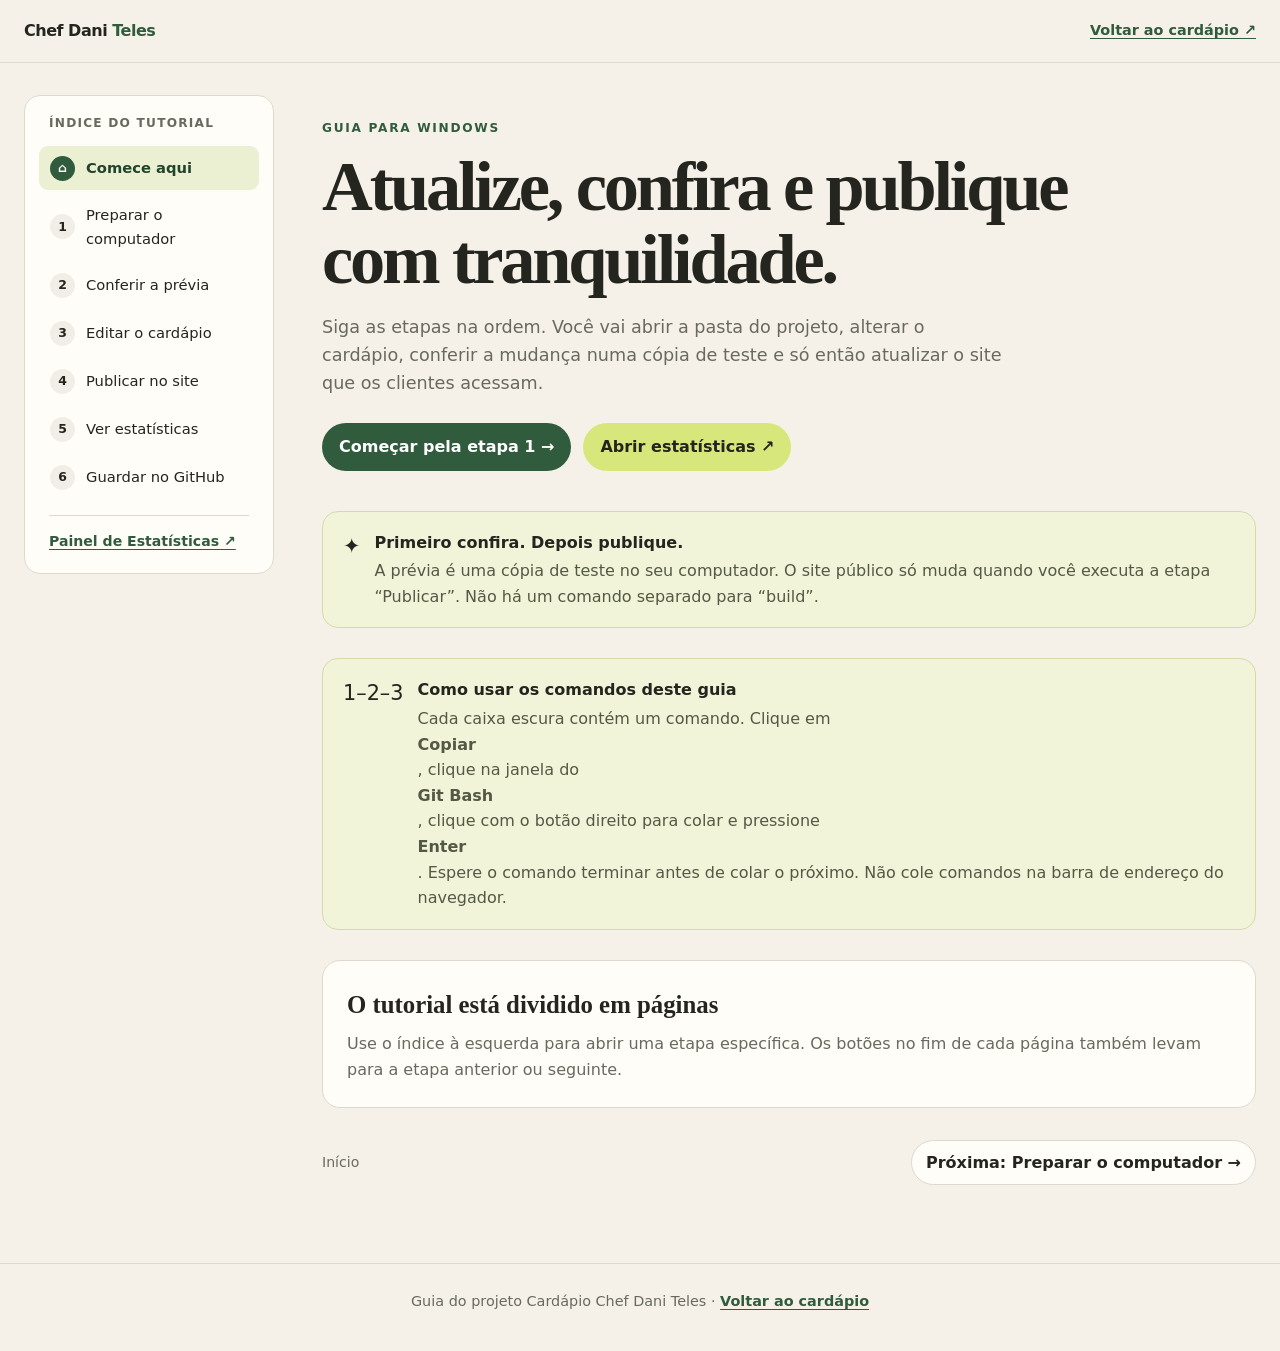
<file: public/tutorial.html>
<!doctype html>
<html lang="pt-BR">
<head>
  <meta charset="utf-8">
  <meta name="viewport" content="width=device-width, initial-scale=1">
  <meta name="theme-color" content="#f5f1e8">
  <meta name="description" content="Guia para Windows: atualizar, conferir e publicar o cardápio Chef Dani Teles.">
  <title>Como atualizar o cardápio no Windows · Chef Dani Teles</title>
  <style>
    :root {
      color-scheme: light;
      --ink: #25251f;
      --muted: #69695f;
      --paper: #f5f1e8;
      --card: #fffdf8;
      --line: #ded9cc;
      --green: #315b3d;
      --green-dark: #23432d;
      --lime: #d8e77b;
      --gold: #e6b94f;
      --code: #20251f;
      font-family: Inter, ui-sans-serif, system-ui, -apple-system, BlinkMacSystemFont, "Segoe UI", sans-serif;
    }
    * { box-sizing: border-box; }
    html { scroll-behavior: smooth; }
    body { margin: 0; background: var(--paper); color: var(--ink); line-height: 1.6; }
    a { color: var(--green); text-underline-offset: .2em; }
    a:hover { color: var(--green-dark); }
    .topbar { padding: 18px max(24px, calc((100% - 1360px) / 2)); border-bottom: 1px solid var(--line); display:flex; align-items:center; justify-content:space-between; gap:18px; }
    .brand { font-weight: 800; letter-spacing: -.03em; color: var(--ink); text-decoration:none; }
    .brand span { color: var(--green); }
    .toplink { font-size:.9rem; font-weight:700; }
    main { width:min(100% - 48px, 1360px); margin:0 auto; padding:32px 0 64px; }
    .guide-layout { display:grid; grid-template-columns:250px minmax(0, 1fr); gap:48px; align-items:start; }
    .sidebar { position:sticky; top:24px; padding:18px 14px; border:1px solid var(--line); border-radius:16px; background:var(--card); }
    .sidebar-title { margin:0 10px 13px; color:var(--muted); font-size:.76rem; font-weight:850; letter-spacing:.1em; text-transform:uppercase; }
    .contents { display:grid; gap:4px; }
    .contents a { display:flex; align-items:center; gap:11px; min-height:44px; padding:9px 11px; border:0; border-radius:9px; color:var(--ink); font-size:.92rem; text-decoration:none; }
    .contents a:hover { background:#f2f0e9; }
    .contents a[aria-current="page"] { background:#eaf0d1; color:var(--green-dark); font-weight:800; }
    .nav-number { display:inline-flex; flex:0 0 25px; width:25px; height:25px; align-items:center; justify-content:center; border-radius:50%; background:#f0eee6; font-size:.78rem; font-weight:800; }
    .contents a[aria-current="page"] .nav-number { background:var(--green); color:white; }
    .sidebar-link { display:block; margin:16px 10px 2px; padding-top:14px; border-top:1px solid var(--line); font-size:.88rem; font-weight:750; }
    .guide-content { min-width:0; max-width:1000px; }
    .guide-page[hidden] { display:none; }
    .hero { padding:24px 0 28px; }
    .eyebrow { color:var(--green); text-transform:uppercase; letter-spacing:.14em; font-size:.76rem; font-weight:800; }
    h1 { max-width:800px; margin:12px 0 16px; font-family:Georgia, "Times New Roman", serif; font-size:clamp(2.4rem, 6vw, 4.4rem); letter-spacing:-.045em; line-height:1.03; }
    .intro { max-width:680px; color:var(--muted); font-size:1.1rem; }
    .hero-actions { display:flex; flex-wrap:wrap; gap:12px; margin-top:26px; }
    .button { display:inline-flex; align-items:center; justify-content:center; padding:11px 17px; border-radius:999px; background:var(--green); color:white; text-decoration:none; font-weight:750; }
    .button:hover { background:var(--green-dark); color:white; }
    .button.secondary { background:var(--lime); color:var(--ink); }
    .notice { display:grid; grid-template-columns:auto 1fr; gap:14px; align-items:start; padding:18px 20px; margin:12px 0 30px; border:1px solid #d5dba8; border-radius:16px; background:#f1f4d9; }
    .notice strong { display:block; }
    .notice p { margin:3px 0 0; color:#555844; }
    .notice-icon { font-size:1.3rem; }
    .step { display:grid; grid-template-columns:64px minmax(0,1fr); gap:10px; padding:30px; background:var(--card); border:1px solid var(--line); border-radius:20px; box-shadow:0 8px 30px rgba(44,39,25,.035); }
    .number { display:flex; align-items:center; justify-content:center; width:48px; height:48px; border-radius:15px; background:var(--lime); font-weight:900; font-size:1.2rem; }
    .step h2 { margin:3px 0 8px; font-family:Georgia, "Times New Roman", serif; font-size:1.65rem; line-height:1.2; }
    .step h3 { margin:20px 0 8px; font-family:Georgia, "Times New Roman", serif; font-size:1.35rem; line-height:1.2; }
    .step p { margin:8px 0; color:#55554d; }
    .step ul { padding-left:20px; color:#55554d; }
    .step li { padding:3px 0; }
    .codebox { position:relative; margin:15px 0; padding:17px 70px 17px 18px; border-radius:12px; overflow:auto; background:var(--code); color:#f2f1e9; }
    .codebox code { white-space:pre; font: .9rem/1.7 ui-monospace, SFMono-Regular, Menlo, Consolas, monospace; }
    .copy { position:absolute; top:10px; right:10px; border:1px solid #5b6259; border-radius:8px; background:#343a32; color:#fff; padding:6px 9px; font:inherit; font-size:.78rem; cursor:pointer; }
    .copy:hover { background:#465044; }
    .inline-code { background:#eeece4; padding:2px 6px; border-radius:5px; color:#33362c; font: .9em ui-monospace, SFMono-Regular, Menlo, monospace; }
    .tip { margin-top:14px!important; padding:12px 15px; border-left:3px solid var(--gold); background:#fbf5e5; border-radius:0 9px 9px 0; }
    .plain { margin:12px 0; padding:14px 16px; border:1px solid var(--line); border-radius:12px; background:#f6f4ed; }
    .plain strong { color:var(--green-dark); }
    .step-label { display:inline-block; margin:0 0 5px; color:var(--green); text-transform:uppercase; letter-spacing:.1em; font-size:.72rem; font-weight:850; }
    .checklist { display:grid; gap:8px; margin:15px 0; padding:0; list-style:none; }
    .checklist li { padding:9px 12px; border-radius:9px; background:#f1f4d9; color:#404437; }
    details { margin-top:14px; padding:12px 14px; border:1px solid var(--line); border-radius:10px; background:#f8f6ef; }
    summary { color:var(--green-dark); cursor:pointer; font-weight:750; }
    .linkrow { display:flex; flex-wrap:wrap; gap:10px 20px; margin-top:14px; font-weight:700; }
    .welcome-card { margin:24px 0 0; padding:24px; border:1px solid var(--line); border-radius:18px; background:var(--card); }
    .welcome-card h2 { margin:0 0 7px; font-family:Georgia, "Times New Roman", serif; font-size:1.55rem; }
    .welcome-card p { margin:0; color:var(--muted); }
    .page-nav { display:flex; align-items:center; justify-content:space-between; gap:14px; margin-top:18px; padding:14px 0; }
    .page-nav a { display:inline-flex; align-items:center; min-height:44px; padding:9px 14px; border:1px solid var(--line); border-radius:999px; background:var(--card); color:var(--ink); text-decoration:none; font-weight:750; }
    .page-nav a:hover { border-color:var(--green); }
    .page-nav a[hidden] { display:none; }
    .page-progress { color:var(--muted); font-size:.88rem; text-align:center; }
    footer { padding:26px 20px 38px; border-top:1px solid var(--line); text-align:center; color:var(--muted); font-size:.9rem; }
    footer a { font-weight:700; }
    @media (max-width:640px) {
      .topbar { padding:15px 20px; }
      .toplink { font-size:.8rem; }
      main { width:min(100% - 24px, 900px); padding:14px 0 42px; }
      .guide-layout { grid-template-columns:minmax(0,1fr); gap:16px; }
      .sidebar { position:sticky; top:0; z-index:5; padding:8px; border-radius:12px; box-shadow:0 5px 18px rgba(44,39,25,.08); }
      .sidebar-title, .sidebar-link { display:none; }
      .contents { display:flex; gap:6px; overflow-x:auto; scrollbar-width:thin; }
      .contents a { flex:0 0 auto; min-height:40px; padding:6px 9px; font-size:.82rem; white-space:nowrap; }
      .nav-number { flex-basis:22px; width:22px; height:22px; }
      .hero { padding-top:20px; }
      .step { grid-template-columns:42px minmax(0,1fr); gap:8px; padding:19px 15px; }
      .number { width:38px; height:38px; border-radius:12px; }
      .step h2 { font-size:1.4rem; }
      .codebox { padding-left:13px; }
      .page-nav { gap:6px; }
      .page-nav a { padding:8px 10px; font-size:.84rem; }
      .page-progress { font-size:.77rem; }
    }
    @media (prefers-reduced-motion:reduce) { html { scroll-behavior:auto; } }
  </style>
</head>
<body>
  <header class="topbar">
    <a class="brand" href="/">Chef Dani <span>Teles</span></a>
    <a class="toplink" href="/">Voltar ao cardápio ↗</a>
  </header>

  <main>
    <div class="guide-layout">
      <aside class="sidebar" aria-label="Índice do tutorial">
        <p class="sidebar-title">Índice do tutorial</p>
        <nav class="contents" id="guide-index" aria-label="Páginas do tutorial">
          <a href="#inicio" aria-current="page"><span class="nav-number">⌂</span> Comece aqui</a>
          <a href="#preparar"><span class="nav-number">1</span> Preparar o computador</a>
          <a href="#rodar"><span class="nav-number">2</span> Conferir a prévia</a>
          <a href="#editar"><span class="nav-number">3</span> Editar o cardápio</a>
          <a href="#publicar"><span class="nav-number">4</span> Publicar no site</a>
          <a href="#acompanhar"><span class="nav-number">5</span> Ver estatísticas</a>
          <a href="#git"><span class="nav-number">6</span> Guardar no GitHub</a>
        </nav>
        <a class="sidebar-link" href="/analytics">Painel de Estatísticas ↗</a>
      </aside>

      <div class="guide-content">
        <section class="guide-page" id="inicio">
          <div class="hero">
            <div class="eyebrow">Guia para Windows</div>
            <h1>Atualize, confira e publique com tranquilidade.</h1>
            <p class="intro">Siga as etapas na ordem. Você vai abrir a pasta do projeto, alterar o cardápio, conferir a mudança numa cópia de teste e só então atualizar o site que os clientes acessam.</p>
            <div class="hero-actions">
              <a class="button" href="#preparar">Começar pela etapa 1 →</a>
              <a class="button secondary" href="/analytics">Abrir estatísticas ↗</a>
            </div>
          </div>

          <aside class="notice">
            <div class="notice-icon" aria-hidden="true">✦</div>
            <div><strong>Primeiro confira. Depois publique.</strong><p>A prévia é uma cópia de teste no seu computador. O site público só muda quando você executa a etapa “Publicar”. Não há um comando separado para “build”.</p></div>
          </aside>

          <aside class="notice">
            <div class="notice-icon" aria-hidden="true">1–2–3</div>
            <div><strong>Como usar os comandos deste guia</strong><p>Cada caixa escura contém um comando. Clique em <strong>Copiar</strong>, clique na janela do <strong>Git Bash</strong>, clique com o botão direito para colar e pressione <strong>Enter</strong>. Espere o comando terminar antes de colar o próximo. Não cole comandos na barra de endereço do navegador.</p></div>
          </aside>

          <div class="welcome-card">
            <h2>O tutorial está dividido em páginas</h2>
            <p>Use o índice à esquerda para abrir uma etapa específica. Os botões no fim de cada página também levam para a etapa anterior ou seguinte.</p>
          </div>
        </section>

        <section class="guide-page" id="preparar" hidden>
          <article class="step">
        <div class="number">1</div><div>
          <span class="step-label">Preparação — faça uma vez neste computador</span>
          <h2>Instalar os programas necessários</h2>
          <p>O projeto usa três programas gratuitos. Instale-os antes de continuar:</p>
          <ul>
            <li><strong>Git for Windows</strong> — inclui o Git Bash, a janela onde você vai colar os comandos. Durante a instalação, mantenha as opções padrão e confirme que <strong>Git Bash Here</strong> está selecionado. <a href="https://git-scm.com/download/win">Baixar Git for Windows ↗</a></li>
            <li><strong>Node.js</strong> — na página, escolha a versão marcada como LTS e instale usando as opções padrão. <a href="https://nodejs.org/en/download">Baixar Node.js ↗</a></li>
            <li><strong>Python 3</strong> — necessário para abrir a prévia do cardápio no computador. <a href="https://www.python.org/downloads/windows/">Baixar Python para Windows ↗</a></li>
          </ul>
          <p>Depois de instalar, feche e abra novamente o Git Bash para que ele reconheça os programas.</p>
          <h3>Abrir o projeto no Git Bash</h3>
          <p>O <strong>Git Bash</strong> é uma janela de comandos instalada junto com o Git for Windows. Use o Git Bash para executar os comandos deste guia.</p>
          <p><strong>Se a pasta do projeto já existe:</strong> abra o Explorador de Arquivos, localize e abra a pasta <span class="inline-code">testecardapio</span>. Clique com o botão direito em uma área vazia dentro da pasta e escolha <strong>Git Bash Here</strong> (ou <strong>Mostrar mais opções → Git Bash Here</strong>). Uma janela do Git Bash abrirá já na pasta correta.</p>
          <p><strong>Se ainda não baixou o projeto:</strong> abra o menu Iniciar, procure <strong>Git Bash</strong> e abra o aplicativo. Execute os dois comandos abaixo, um de cada vez, na ordem. O primeiro baixa o projeto e o segundo entra na pasta baixada:</p>
          <div class="codebox"><code>git clone https://github.com/angeline1986/testecardapio.git</code><button class="copy" type="button">Copiar</button></div>
          <div class="codebox"><code>cd testecardapio</code><button class="copy" type="button">Copiar</button></div>
          <p><strong>Agora verifique se o computador está pronto.</strong> Na janela do Git Bash aberta dentro da pasta do projeto, copie este comando, cole com o botão direito e pressione Enter:</p>
          <div class="codebox"><code>./setup_cardapio.command</code><button class="copy" type="button">Copiar</button></div>
          <p>O Git Bash vai mostrar uma lista de itens. ✓ significa que o programa está pronto. ✗ significa que ele não foi encontrado: instale o programa indicado, feche e abra o Git Bash e repita essa verificação.</p>
          <details>
            <summary>Não aparece a opção “Git Bash Here” no Explorador de Arquivos?</summary>
            <p>O Git Bash não foi adicionado ao menu do botão direito. Execute novamente o instalador do Git for Windows e habilite a opção <strong>Git Bash Here</strong> na integração com o Explorador de Arquivos. Depois, feche e abra o Explorador de Arquivos e tente de novo.</p>
          </details>
          <details>
            <summary>O assistente fez uma pergunta e não sei o que responder</summary>
            <p>Se perguntar <span class="inline-code">Configurar senha administrativa agora? [s/N]</span>, responda <strong>N</strong> se você não for a pessoa responsável pela senha do painel. Se for responsável, responda <strong>s</strong> e digite a nova senha quando solicitado; os caracteres não aparecem enquanto você digita, e isso é normal.</p>
            <p>Se perguntar <span class="inline-code">Executar validação/publicação do cardápio agora? [s/N]</span>, responda <strong>N</strong> por enquanto. A publicação tem uma etapa própria mais abaixo, depois da revisão da prévia.</p>
            <p>Se informar que falta um segredo chamado <span class="inline-code">SESSION_SECRET</span>, não tente adivinhar um valor: peça ajuda à pessoa responsável pela conta Cloudflare antes de publicar.</p>
          </details>
          <details>
            <summary>O Git Bash diz que não está conectado à Cloudflare?</summary>
            <p>A Cloudflare é o serviço onde o site está publicado. Copie e execute o comando abaixo. Uma página abrirá no navegador: entre na conta Cloudflare responsável pelo cardápio e autorize o acesso. Depois volte ao Git Bash e execute novamente <span class="inline-code">./setup_cardapio.command</span>.</p>
            <div class="codebox"><code>npx wrangler login</code><button class="copy" type="button">Copiar</button></div>
          </details>
        </div>
      </article>

        </section>

        <section class="guide-page" id="rodar" hidden>
          <article class="step">
        <div class="number">2</div><div>
          <span class="step-label">Faça isso sempre que for revisar mudanças</span>
          <h2>Conferir uma prévia do cardápio</h2>
          <p>Confirme que a janela do Git Bash está aberta na pasta <span class="inline-code">testecardapio</span>. Copie o comando, cole com o botão direito e pressione Enter:</p>
          <div class="codebox"><code>./preview.command</code><button class="copy" type="button">Copiar</button></div>
          <p>O navegador deve abrir uma página com o cardápio. O endereço começa com <span class="inline-code">http://127.0.0.1</span>; isso significa que você está vendo a cópia de teste no seu computador. Se o navegador não abrir sozinho, copie o endereço que apareceu no Git Bash e cole-o na barra de endereço do navegador.</p>
          <p>Depois de editar um arquivo, volte para essa página e atualize-a com <strong>Ctrl + R</strong> para ver a mudança. Mantenha a janela do Git Bash aberta enquanto estiver usando a prévia.</p>
          <p class="tip"><strong>Para fechar a prévia:</strong> clique na janela do Git Bash e pressione <strong>Ctrl + C</strong>. Isso fecha só a cópia de teste; não publica nem apaga nada.</p>
        </div>
      </article>

        </section>

        <section class="guide-page" id="editar" hidden>
          <article class="step">
        <div class="number">3</div><div>
          <span class="step-label">Salve o arquivo e confira a prévia depois de cada mudança</span>
          <h2>Atualizar produtos, fotos e aparência</h2>
          <p>Use um editor de código, como o Visual Studio Code. No VS Code, escolha <strong>File → Open Folder</strong> (Arquivo → Abrir Pasta), selecione a pasta <span class="inline-code">testecardapio</span> e clique em <strong>Select Folder</strong> (Selecionar Pasta). Os arquivos do projeto aparecem na coluna esquerda. Para atualizar um produto:</p>
          <ul>
            <li>Na coluna esquerda, clique na seta ao lado de <span class="inline-code">public</span> e depois em <span class="inline-code">products.json</span>.</li>
            <li>Pressione <strong>Ctrl + F</strong>, escreva o nome atual do produto e pressione Enter para encontrá-lo.</li>
            <li>Altere apenas o texto ou número entre aspas indicado abaixo. Não apague aspas, vírgulas ou chaves: elas são necessárias para o arquivo funcionar.</li>
            <li><strong>Textos e aparência da página:</strong> ficam em <span class="inline-code">public/index.html</span> e <span class="inline-code">public/style.css</span>. Essas partes não precisam ser alteradas para atualizar um preço ou uma foto.</li>
          </ul>
          <p><strong>Preço:</strong> altere o número depois de <span class="inline-code">"price":</span>. Use ponto para centavos (por exemplo, <span class="inline-code">21.8</span> representa R$ 21,80). <strong>Disponibilidade:</strong> depois de <span class="inline-code">"available":</span>, mantenha <span class="inline-code">true</span> para disponível ou <span class="inline-code">false</span> para indisponível. O nome e os textos ficam entre aspas: <span class="inline-code">"summary"</span> é a frase curta do produto e <span class="inline-code">"description"</span> é o texto completo que aparece ao abrir os detalhes.</p>
          <p><strong>Foto:</strong> na coluna esquerda, abra <span class="inline-code">public</span> → <span class="inline-code">assets</span> → <span class="inline-code">chef-dani</span>. Coloque a nova foto nessa pasta. No cadastro do produto, o campo <span class="inline-code">"image":</span> precisa ter o nome exato do arquivo, incluindo <span class="inline-code">.jpg</span> ou <span class="inline-code">.png</span>.</p>
          <p>Salve com <strong>Ctrl + S</strong>. Volte ao navegador da prévia e atualize com <strong>Ctrl + R</strong>. Confira o produto e o preço antes de continuar.</p>
          <p class="tip">Os produtos deste site são mantidos neste projeto. Alterações no InstaDelivery não aparecem automaticamente aqui; é preciso atualizar este arquivo também.</p>
        </div>
      </article>

        </section>

        <section class="guide-page" id="publicar" hidden>
          <article class="step">
        <div class="number">4</div><div>
          <span class="step-label">Só faça isso depois de revisar tudo</span>
          <h2>Enviar a versão aprovada para o site</h2>
          <p>Esta etapa muda o cardápio que os clientes veem. Antes de continuar, confira na prévia nomes, descrições, preços, fotos e disponibilidade. Quando estiver tudo certo, copie este comando, cole no Git Bash e pressione Enter:</p>
          <div class="codebox"><code>./deploy.command</code><button class="copy" type="button">Copiar</button></div>
          <p>O Git Bash vai mostrar o andamento. Espere até aparecer <span class="inline-code">✓ Deploy concluído.</span> Só então abra o <a href="https://cardapio.chefdaniteles.workers.dev/">site publicado ↗</a> e confirme se a mudança está lá.</p>
          <p class="plain"><strong>“Build” quer dizer preparar os arquivos do site.</strong> Neste projeto, o comando acima já faz essa preparação e a publicação. Não é necessário rodar outro comando de build.</p>
          <p class="tip">Se aparecer uma mensagem de erro ou não aparecer “Deploy concluído”, pare aqui: o site pode não ter sido atualizado. Copie a mensagem do Git Bash e peça ajuda. Se a mensagem disser que a Cloudflare não está conectada, siga a instrução “conectar à Cloudflare” na etapa 1.</p>
        </div>
      </article>

        </section>

        <section class="guide-page" id="acompanhar" hidden>
          <article class="step">
        <div class="number">5</div><div>
          <span class="step-label">Opcional</span>
          <h2>Consultar as estatísticas</h2>
          <p>Para ver quantas pessoas acessaram o cardápio e quais ações fizeram, abra <a href="/analytics">o painel de estatísticas ↗</a> e entre com a senha administrativa. Se não tiver essa senha, peça-a à pessoa responsável pelo site.</p>
          <p>Dentro do painel, escolha o período que quer consultar. Os números representam eventos registrados nesse intervalo.</p>
          <details>
            <summary>Esqueceu a senha ou precisa ver os registros técnicos?</summary>
            <p>A senha pode ser alterada por quem tem acesso administrativo à conta Cloudflare. No Git Bash, dentro da pasta do projeto, rode o comando abaixo e digite a nova senha quando solicitado. Ela não aparece na tela enquanto você digita; isso é normal.</p>
            <div class="codebox"><code>npx wrangler secret put ADMIN_PASSWORD</code><button class="copy" type="button">Copiar</button></div>
            <p>Para suporte técnico, os registros recentes podem ser vistos com:</p>
            <div class="codebox"><code>npx wrangler tail cardapio</code><button class="copy" type="button">Copiar</button></div>
            <p><a href="https://github.com/angeline1986/testecardapio/blob/main/OBSERVABILITY.md">Ver documentação detalhada dos eventos ↗</a></p>
          </details>
        </div>
      </article>

        </section>

        <section class="guide-page" id="git" hidden>
          <article class="step">
        <div class="number">6</div><div>
          <span class="step-label">Para quem já usa GitHub</span>
          <h2>Sincronizar com o GitHub</h2>
          <p>O GitHub guarda uma cópia do projeto e seu histórico. Esta etapa é diferente de publicar o site. Se você já usa GitHub neste projeto, confira os arquivos alterados e depois envie as mudanças:</p>
          <div class="codebox"><code>git status
git add -A
git commit -m "Atualiza produtos do cardápio"
git push origin main</code><button class="copy" type="button">Copiar</button></div>
          <p><span class="inline-code">git status</span> mostra o que mudou. <span class="inline-code">git add -A</span> seleciona essas mudanças para guardar. <span class="inline-code">git commit</span> registra uma cópia com o resumo escrito entre aspas. <span class="inline-code">git push</span> envia a cópia ao GitHub.</p>
          <p>Neste projeto, enviar ao GitHub pode também iniciar uma publicação automática. Se não tiver certeza de que os arquivos listados em <span class="inline-code">git status</span> são os corretos, não continue; peça ajuda. A publicação manual é feita com <span class="inline-code">./deploy.command</span>, na etapa 4.</p>
          <p class="tip">Se o Git Bash disser “nothing to commit” ou “não há alterações”, não existe mudança nova para guardar. Isso não é um erro.</p>
        </div>
      </article>
        </section>

        <nav class="page-nav" aria-label="Navegação entre páginas">
          <a id="page-previous" href="#inicio">← Voltar</a>
          <span class="page-progress" id="page-progress" aria-live="polite"></span>
          <a id="page-next" href="#preparar">Próxima etapa →</a>
        </nav>
      </div>
    </div>
  </main>

  <footer>Guia do projeto Cardápio Chef Dani Teles · <a href="/">Voltar ao cardápio</a></footer>
  <script>
    const guidePages = Array.from(document.querySelectorAll('.guide-page'));
    const guideLinks = Array.from(document.querySelectorAll('#guide-index a'));
    const previousPage = document.querySelector('#page-previous');
    const nextPage = document.querySelector('#page-next');
    const pageProgress = document.querySelector('#page-progress');
    const pageLabels = [
      'Comece aqui',
      'Preparar o computador',
      'Conferir a prévia',
      'Editar o cardápio',
      'Publicar no site',
      'Ver estatísticas',
      'Guardar no GitHub'
    ];

    function showGuidePage() {
      let currentId = window.location.hash.slice(1) || 'inicio';
      let currentIndex = guidePages.findIndex((page) => page.id === currentId);
      if (currentIndex < 0) {
        currentIndex = 0;
        currentId = guidePages[0].id;
        window.history.replaceState(null, '', `#${currentId}`);
      }

      guidePages.forEach((page, index) => { page.hidden = index !== currentIndex; });
      guideLinks.forEach((link, index) => {
        if (index === currentIndex) link.setAttribute('aria-current', 'page');
        else link.removeAttribute('aria-current');
      });

      previousPage.hidden = currentIndex === 0;
      if (currentIndex > 0) {
        previousPage.href = `#${guidePages[currentIndex - 1].id}`;
        previousPage.textContent = `← ${pageLabels[currentIndex - 1]}`;
      }
      const nextIndex = currentIndex + 1;
      nextPage.href = nextIndex < guidePages.length ? `#${guidePages[nextIndex].id}` : '#inicio';
      nextPage.textContent = nextIndex < guidePages.length ? `Próxima: ${pageLabels[nextIndex]} →` : 'Voltar ao início ↑';
      pageProgress.textContent = currentIndex === 0 ? 'Início' : `Etapa ${currentIndex} de ${guidePages.length - 1}`;
      document.title = `${pageLabels[currentIndex]} · Guia Chef Dani Teles`;
      window.scrollTo(0, 0);
    }

    window.addEventListener('hashchange', showGuidePage);
    showGuidePage();

    document.querySelectorAll('.copy').forEach((button) => {
      button.addEventListener('click', async () => {
        const code = button.parentElement.querySelector('code').textContent;
        try {
          await navigator.clipboard.writeText(code);
          button.textContent = 'Copiado!';
        } catch {
          const field = document.createElement('textarea');
          field.value = code;
          field.style.position = 'fixed';
          field.style.opacity = '0';
          document.body.append(field);
          field.select();
          document.execCommand('copy');
          field.remove();
          button.textContent = 'Copiado!';
        }
        window.setTimeout(() => { button.textContent = 'Copiar'; }, 1800);
      });
    });
  </script>
</body>
</html>
</file>
